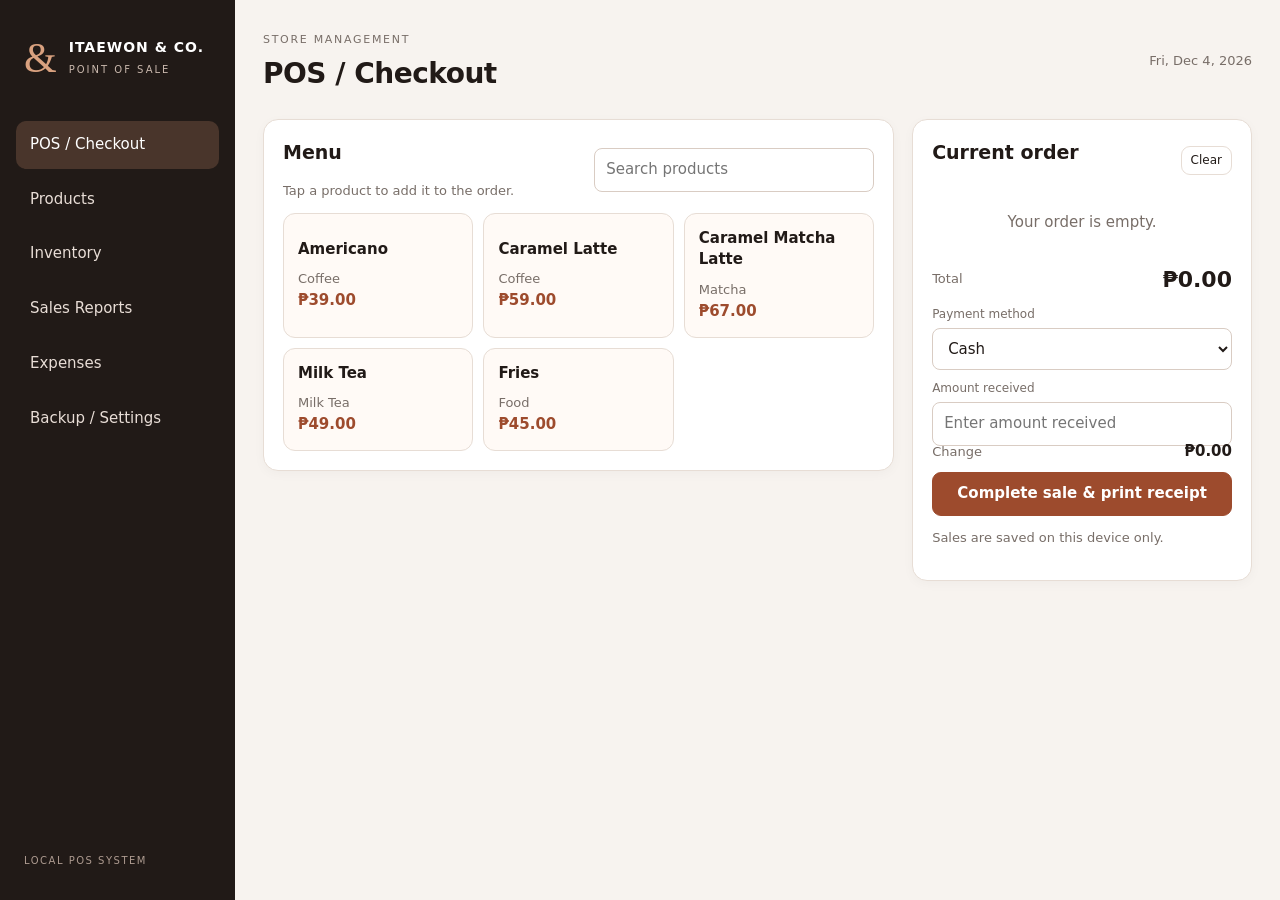
<file: index.html>
<!DOCTYPE html>
<html lang="en">
<head>
  <meta charset="UTF-8">
  <meta name="viewport" content="width=device-width, initial-scale=1">
  <title>Itaewon & Co. POS</title>
  <link rel="stylesheet" href="style.css">
</head>
<body>
  <aside class="sidebar">
    <div class="brand"><span>&amp;</span><div><b>ITAEWON & CO.</b><small>POINT OF SALE</small></div></div>
    <nav>
      <button data-page="pos" class="active">POS / Checkout</button>
      <button data-page="products">Products</button>
      <button data-page="inventory">Inventory</button>
      <button data-page="sales">Sales Reports</button>
      <button data-page="expenses">Expenses</button>
      <button data-page="settings">Backup / Settings</button>
    </nav>
    <small class="foot">LOCAL POS SYSTEM</small>
  </aside>

  <main>
    <header><div><small>STORE MANAGEMENT</small><h1 id="title">POS / Checkout</h1></div><span id="date"></span></header>
    <div id="app"></div>
  </main>
  <div id="toast"></div>
  <script src="app.js"></script>
</body>
</html>
</file>
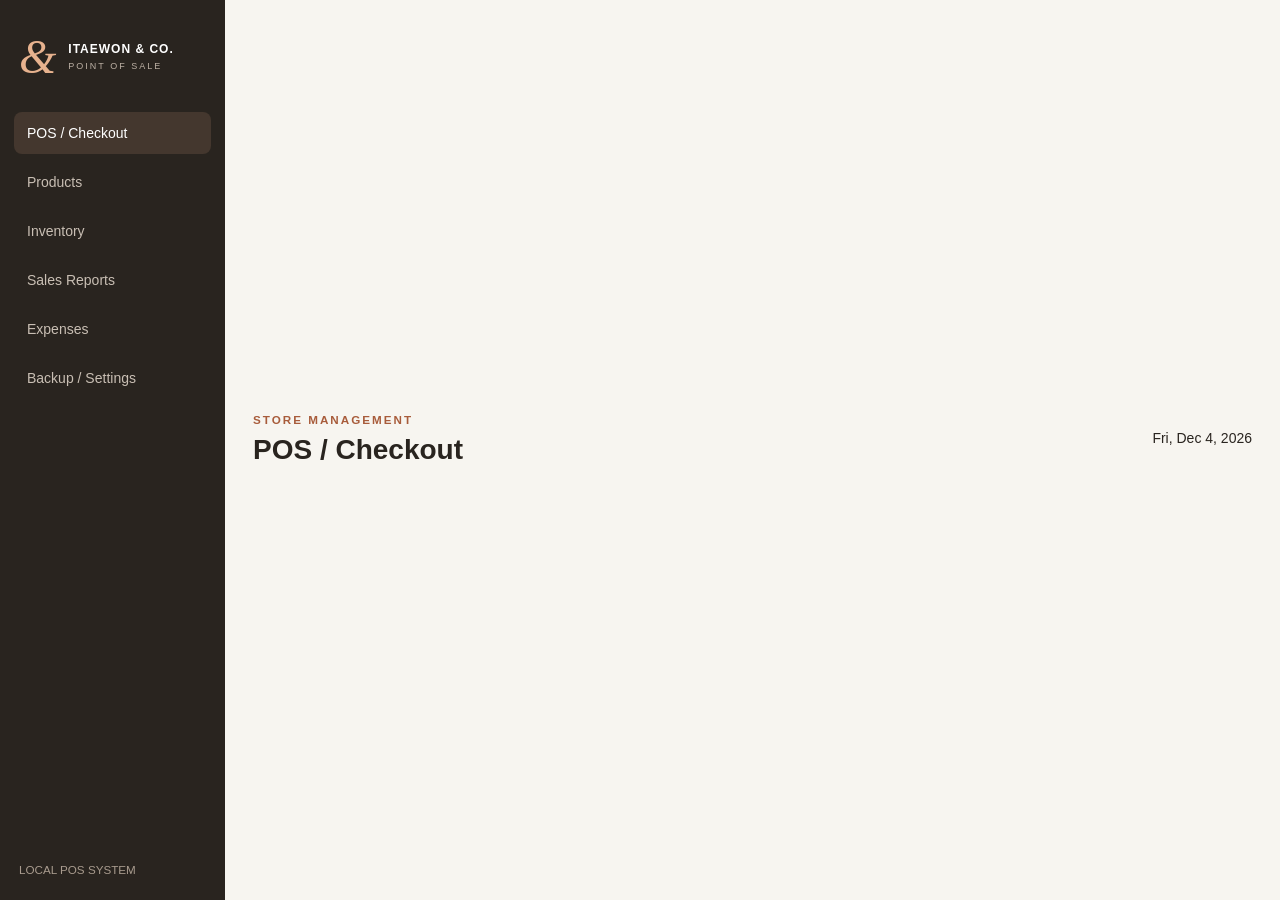
<file: pos/index.html>
<!DOCTYPE html>
<html lang="en">
<head>
  <meta charset="UTF-8">
  <meta name="viewport" content="width=device-width, initial-scale=1">
  <title>Itaewon & Co. POS</title>
  <link rel="stylesheet" href="style.css">
</head>
<body>
  <aside class="sidebar">
    <div class="brand"><span>&amp;</span><div><b>ITAEWON & CO.</b><small>POINT OF SALE</small></div></div>
    <nav>
      <button data-page="pos" class="active">POS / Checkout</button>
      <button data-page="products">Products</button>
      <button data-page="inventory">Inventory</button>
      <button data-page="sales">Sales Reports</button>
      <button data-page="expenses">Expenses</button>
      <button data-page="settings">Backup / Settings</button>
    </nav>
    <small class="foot">LOCAL POS SYSTEM</small>
  </aside>

  <main>
    <header><div><small>STORE MANAGEMENT</small><h1 id="title">POS / Checkout</h1></div><span id="date"></span></header>
    <div id="app"></div>
  </main>
  <div id="toast"></div>
  <script src="app.js"></script>
</body>
</html>
</file>
<file: style.css>
:root{--ink:#211a17;--muted:#786e68;--paper:#f7f3ef;--card:#fff;--accent:#9d4b2d;--line:#e7ddd5;--green:#23784e;--red:#b33a32}
*{box-sizing:border-box}body{margin:0;background:var(--paper);color:var(--ink);font:15px/1.45 system-ui,-apple-system,Segoe UI,sans-serif;display:flex;min-height:100vh}
.sidebar{width:235px;background:#211a17;color:#fff;padding:24px 16px;display:flex;flex-direction:column;gap:28px;flex-shrink:0}.brand{display:flex;align-items:center;gap:12px;padding:4px 8px}.brand>span{font-size:42px;font-family:Georgia,serif;color:#d9a17f}.brand b{display:block;font-size:14px;letter-spacing:1px}.brand small{font-size:10px;color:#c9b8ad;letter-spacing:2px}nav{display:grid;gap:7px}nav button{background:transparent;border:0;color:#e8ddd6;text-align:left;padding:13px 14px;border-radius:10px;font:inherit;cursor:pointer}nav button:hover,nav button.active{background:#49352b;color:white}.foot{margin-top:auto;color:#ad9b90;font-size:10px;letter-spacing:1.5px;padding:8px}
main{flex:1;min-width:0;padding:28px;max-width:1500px;margin:0 auto;width:calc(100% - 235px)}header{display:flex;align-items:center;justify-content:space-between;margin-bottom:25px;gap:15px}header small{color:var(--muted);font-size:11px;letter-spacing:1.7px}h1{font-size:28px;margin:4px 0 0;letter-spacing:-.5px}h2{font-size:19px;margin:0 0 15px}h3{font-size:16px;margin:0 0 10px}#date{color:var(--muted);font-size:13px}
.grid{display:grid;grid-template-columns:repeat(3,minmax(0,1fr));gap:16px}.two{display:grid;grid-template-columns:minmax(0,1.3fr) minmax(300px,.7fr);gap:18px;align-items:start}.card{background:var(--card);border:1px solid var(--line);border-radius:15px;padding:19px;min-width:0;box-shadow:0 3px 12px #2b170808}.stat{font-size:27px;font-weight:750;margin-top:7px}.muted{color:var(--muted);font-size:13px}.products{display:grid;grid-template-columns:repeat(auto-fill,minmax(145px,1fr));gap:10px}.product{border:1px solid var(--line);background:#fffaf6;border-radius:12px;padding:14px;text-align:left;cursor:pointer;color:var(--ink)}.product:hover{border-color:var(--accent);transform:translateY(-1px)}.product b{display:block;margin-bottom:8px}.price{font-weight:750;color:var(--accent)}.row{display:flex;align-items:center;gap:10px}.between{justify-content:space-between}.wrap{flex-wrap:wrap}
button,.btn{cursor:pointer;font:inherit}.primary{background:var(--accent);border:1px solid var(--accent);color:white;border-radius:9px;padding:10px 14px;font-weight:650}.secondary{background:white;border:1px solid var(--line);color:var(--ink);border-radius:9px;padding:9px 12px}.danger{background:#fff4f2;color:var(--red);border:1px solid #f0d2cd;border-radius:8px;padding:7px 10px}.smallbtn{padding:5px 9px;font-size:12px}
input,select,textarea{width:100%;padding:10px 11px;border:1px solid #d9ccc3;border-radius:8px;background:white;color:var(--ink);font:inherit;min-width:0}label{display:block;color:var(--muted);font-size:12px;margin:10px 0 5px}.formgrid{display:grid;grid-template-columns:repeat(2,minmax(0,1fr));gap:4px 12px}.formgrid .wide{grid-column:1/-1}
table{width:100%;border-collapse:collapse;font-size:13px}th,td{text-align:left;padding:11px 8px;border-bottom:1px solid var(--line);vertical-align:middle}th{font-size:11px;text-transform:uppercase;letter-spacing:.6px;color:var(--muted)}td:last-child,th:last-child{text-align:right}.tablewrap{overflow:auto}.total{font-size:22px;font-weight:800}.cartline{padding:10px 0;border-bottom:1px solid var(--line)}.empty{padding:30px 12px;text-align:center;color:var(--muted)}.notice{background:#fff4e8;border:1px solid #f0d7ba;border-radius:10px;padding:12px;color:#75421e;font-size:13px}.success{color:var(--green)}.spacer{height:12px}.search{max-width:280px}
#toast{position:fixed;bottom:20px;right:20px;background:#211a17;color:white;padding:12px 17px;border-radius:10px;display:none;z-index:99;box-shadow:0 6px 24px #0002}
@media(max-width:850px){body{display:block}.sidebar{width:100%;padding:12px;gap:12px}.brand{padding:0 6px}.brand>span{font-size:32px}nav{display:flex;overflow:auto;gap:5px}nav button{white-space:nowrap;padding:10px 12px;font-size:13px}.foot{display:none}main{width:100%;padding:18px}.grid{grid-template-columns:repeat(2,minmax(0,1fr))}.two{grid-template-columns:1fr}h1{font-size:24px}}
@media(max-width:480px){.grid{grid-template-columns:1fr 1fr;gap:9px}.card{padding:13px}.stat{font-size:21px}.formgrid{grid-template-columns:1fr}.formgrid .wide{grid-column:auto}header{align-items:flex-start}#date{font-size:11px}.products{grid-template-columns:repeat(2,minmax(0,1fr))}}
</file>
<file: pos/style.css>
:root {
  --dark:#29241f; --accent:#a85c3b; --paper:#f7f5f0;
  --line:#e8e2d9; --muted:#817970;
}
* { box-sizing:border-box }
body { margin:0; background:var(--paper); color:var(--dark);
  font:14px Arial,sans-serif; display:flex; min-height:100vh }
button,input,select { font:inherit }
button { cursor:pointer }
.sidebar { width:225px; flex-shrink:0; background:var(--dark);
  color:white; padding:24px 14px; display:flex; flex-direction:column }
.brand { display:flex; align-items:center; gap:12px; padding:5px 5px 28px }
.brand span { font:italic 48px Georgia; color:#e7b28e }
.brand b,.brand small { display:block }
.brand b { letter-spacing:1px; font-size:12px }
.brand small { color:#bcb0a4; font-size:9px; margin-top:5px; letter-spacing:2px }
nav { display:grid; gap:7px }
nav button { background:none; border:0; color:#c9bfb4; padding:13px;
  text-align:left; border-radius:8px }
nav button.active,nav button:hover { background:#44372e; color:white }
.foot { margin-top:auto; color:#a89b8e; padding:20px 5px 0 }
main { flex:1; min-width:0; padding:28px; max-width:1600px; margin:auto; width:100% }
header { display:flex; align-items:center; justify-content:space-between;
  margin-bottom:24px; gap:12px }
header small { color:var(--accent); letter-spacing:2px; font-weight:bold }
h1 { margin:7px 0 0; font-size:28px }
h2 { font-size:16px; margin:0 0 16px }
.panel { background:white; border:1px solid var(--line);
  border-radius:13px; padding:18px; min-width:0 }
.layout { display:grid; grid-template-columns:1.4fr 1fr; gap:18px }
.row { display:flex; justify-content:space-between; align-items:center; gap:10px }
input,select { border:1px solid var(--line); border-radius:8px;
  padding:11px; background:white; width:100%; min-width:0 }
.field { margin:12px 0 }
.field label { display:block; font-size:11px; font-weight:bold;
  color:var(--muted); margin-bottom:6px }
.search { margin-bottom:12px }
.categories { display:flex; gap:7px; flex-wrap:wrap; margin-bottom:14px }
.chip { border:1px solid var(--line); background:white; padding:8px 12px;
  border-radius:20px }
.chip.active { background:var(--dark); color:white }
.products { display:grid; grid-template-columns:repeat(auto-fill,minmax(125px,1fr)); gap:10px }
.product { background:#fffaf5; border:1px solid var(--line); border-radius:10px;
  padding:13px; text-align:left; min-height:100px }
.product:hover { border-color:var(--accent) }
.product b,.product small { display:block; margin-bottom:8px }
.product small,.muted { color:var(--muted) }
.price { color:var(--accent); font-size:16px; font-weight:bold }
.cart-item { display:flex; align-items:center; justify-content:space-between;
  gap:8px; padding:12px 0; border-bottom:1px solid var(--line) }
.qty { display:flex; align-items:center; gap:8px }
.qty button { background:white; border:1px solid var(--line);
  border-radius:6px; padding:5px 10px }
.totals { border-top:1px solid var(--line); margin-top:15px; padding-top:14px }
.total-row { display:flex; justify-content:space-between; margin:9px 0 }
.grand { font-size:21px; font-weight:bold }
.btn { border:0; border-radius:8px; padding:11px 14px; font-weight:bold }
.primary { background:var(--accent); color:white }
.secondary { background:#f0ebe5; color:var(--dark) }
.full { width:100%; margin-top:12px }
button:disabled { opacity:.45; cursor:not-allowed }
.metrics { display:grid; grid-template-columns:repeat(3,minmax(0,1fr));
  gap:12px; margin-bottom:16px }
.metric { background:white; border:1px solid var(--line); border-radius:12px; padding:16px }
.metric small { display:block; color:var(--muted) }
.metric strong { display:block; font-size:23px; margin-top:8px }
table { border-collapse:collapse; width:100%; min-width:500px }
th,td { padding:12px 9px; border-bottom:1px solid var(--line); text-align:left; font-size:12px }
th { color:var(--muted) }
.table-wrap { overflow:auto }
.notice { background:#fbf1e8; padding:12px; border-radius:8px; margin-bottom:15px }
.empty { color:var(--muted); padding:22px 0; text-align:center }
#toast { position:fixed; bottom:20px; right:20px; background:var(--dark);
  color:white; padding:12px 16px; border-radius:8px; opacity:0; transition:.2s }
#toast.show { opacity:1 }
@media(max-width:800px) {
  body { display:block }
  .sidebar { width:100%; padding:12px }
  .brand { padding:0 5px 12px }
  .brand span { font-size:32px }
  nav { display:flex; overflow-x:auto }
  nav button { white-space:nowrap; padding:10px }
  .foot { display:none }
  main { padding:16px 12px }
  .layout { grid-template-columns:1fr }
  .metrics { grid-template-columns:1fr 1fr }
  h1 { font-size:23px }
}
</file>
